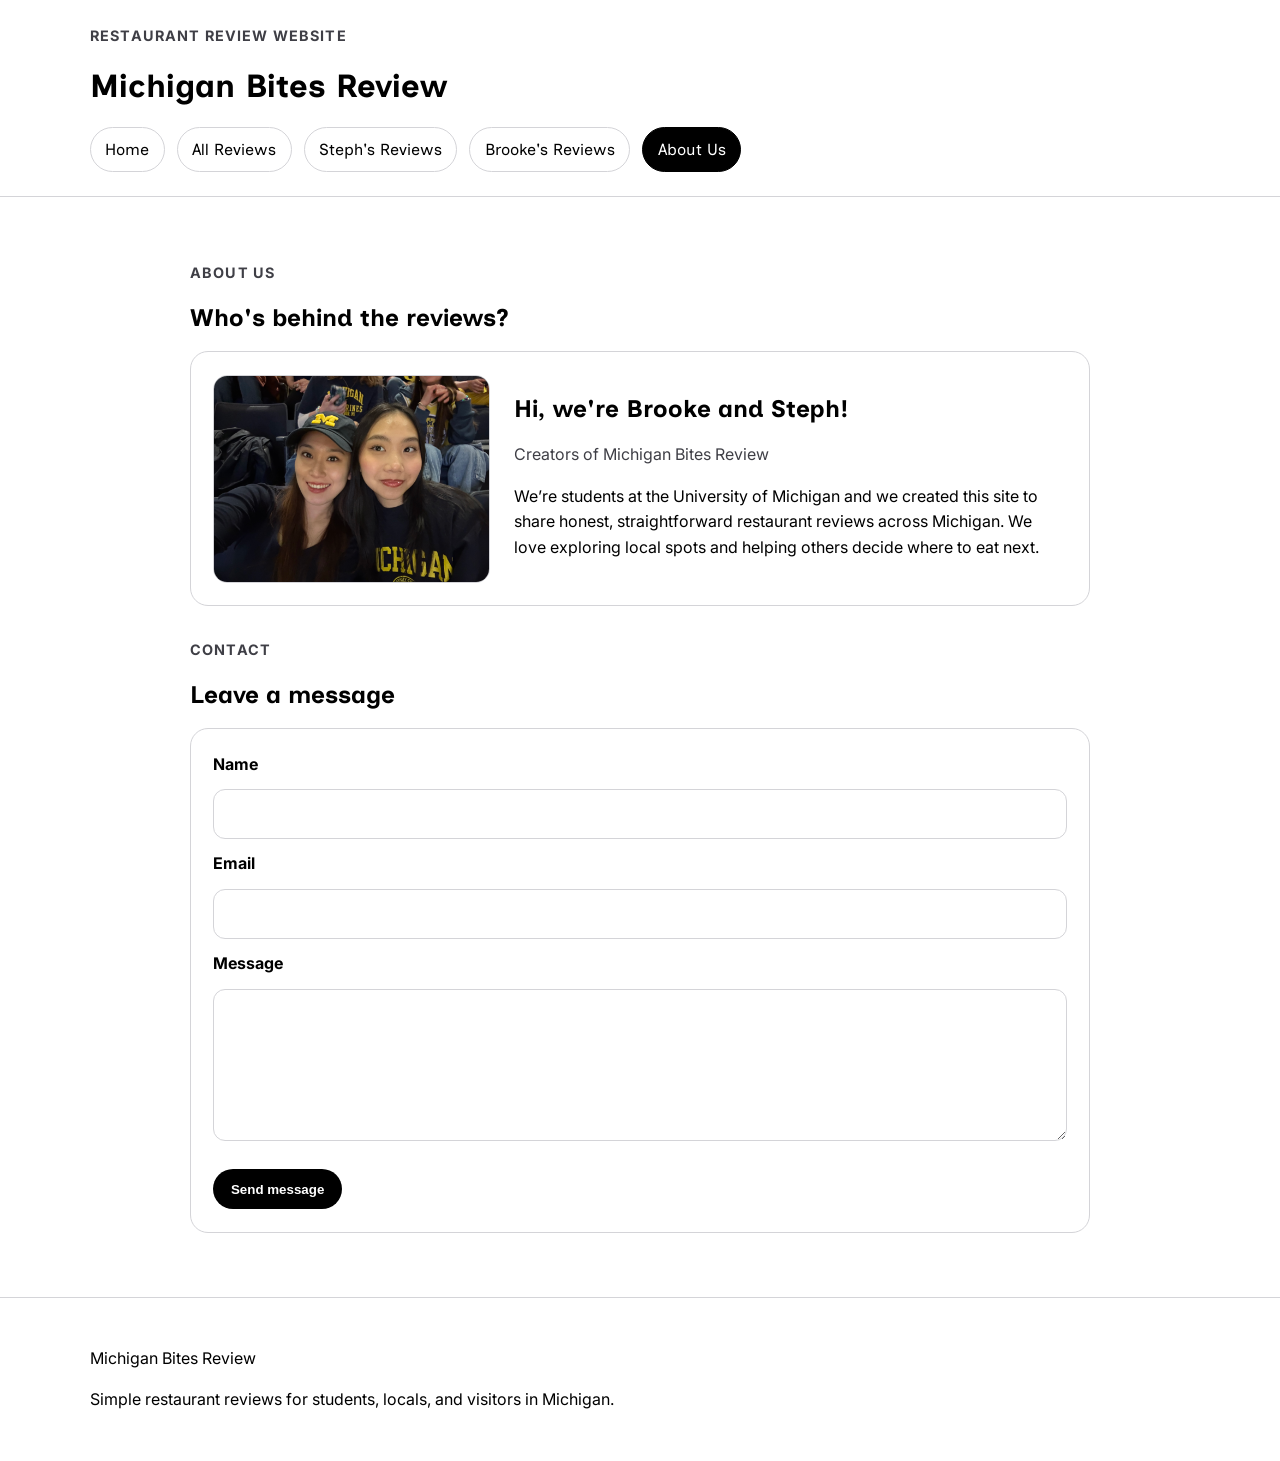
<file: about-us.html>
<!DOCTYPE html>
<html lang="en">
<head>
  <meta charset="UTF-8">
  <meta name="viewport" content="width=device-width, initial-scale=1.0">
  <title>About Us | Michigan Bites Review</title>
  <link rel="stylesheet" href="styles.css">
</head>
<body>
  <a class="skip-link" href="#main-content">Skip to main content</a>

  <header class="site-header">
    <div class="container">
      <div class="brand-block">
        <p class="eyebrow">Restaurant Review Website</p>
        <h1>Michigan Bites Review</h1>
      </div>

      <nav aria-label="Main navigation">
        <ul class="nav-list">
          <li><a href="index.html">Home</a></li>
          <li><a href="all-reviews.html">All Reviews</a></li>
          <li><a href="stephs-reviews.html">Steph's Reviews</a></li>
          <li><a href="brookes-reviews.html">Brooke's Reviews</a></li>
          <li><a href="about-us.html" aria-current="page">About Us</a></li>
        </ul>
      </nav>
    </div>
  </header>

  <main id="main-content" class="section">
    <div class="container detail-layout">
      <p class="section-label">About Us</p>
      <h2>Who's behind the reviews?</h2>
      <article class="detail-card">
        <div class="about-layout">
          <img class="about-photo" src="images/brooke.JPG" alt="Portrait photo of Brooke, creator of Michigan Bites Review.">
          <div class="detail-content">
            <h2>Hi, we're Brooke and Steph!</h2>
            <p class="meta">Creators of Michigan Bites Review</p>
            <p>
              We’re students at the University of Michigan and we created this site to share honest, straightforward restaurant reviews across Michigan. We love exploring local spots and helping others decide where to eat next.
            </p>
    
          </div>
        </div>
      </article>

      <section class="contact-section" aria-label="Leave a message">
        <p class="section-label">Contact</p>
        <h2>Leave a message</h2>

        <form class="contact-form" action="https://formspree.io/f/xlgajren" method="POST">
          <label for="contact-name"><strong>Name</strong></label>
          <input id="contact-name" name="name" type="text" autocomplete="name" required>

          <label for="contact-email"><strong>Email</strong></label>
          <input id="contact-email" name="email" type="email" autocomplete="email" required>

          <label for="contact-message"><strong>Message</strong></label>
          <textarea id="contact-message" name="message" rows="5" required></textarea>

          <button class="button-link" type="submit">Send message</button>
        </form>
      </section>
    </div>
  </main>

  <footer class="site-footer">
    <div class="container">
      <p>Michigan Bites Review</p>
      <p>Simple restaurant reviews for students, locals, and visitors in Michigan.</p>
    </div>
  </footer>
</body>
</html>
</file>
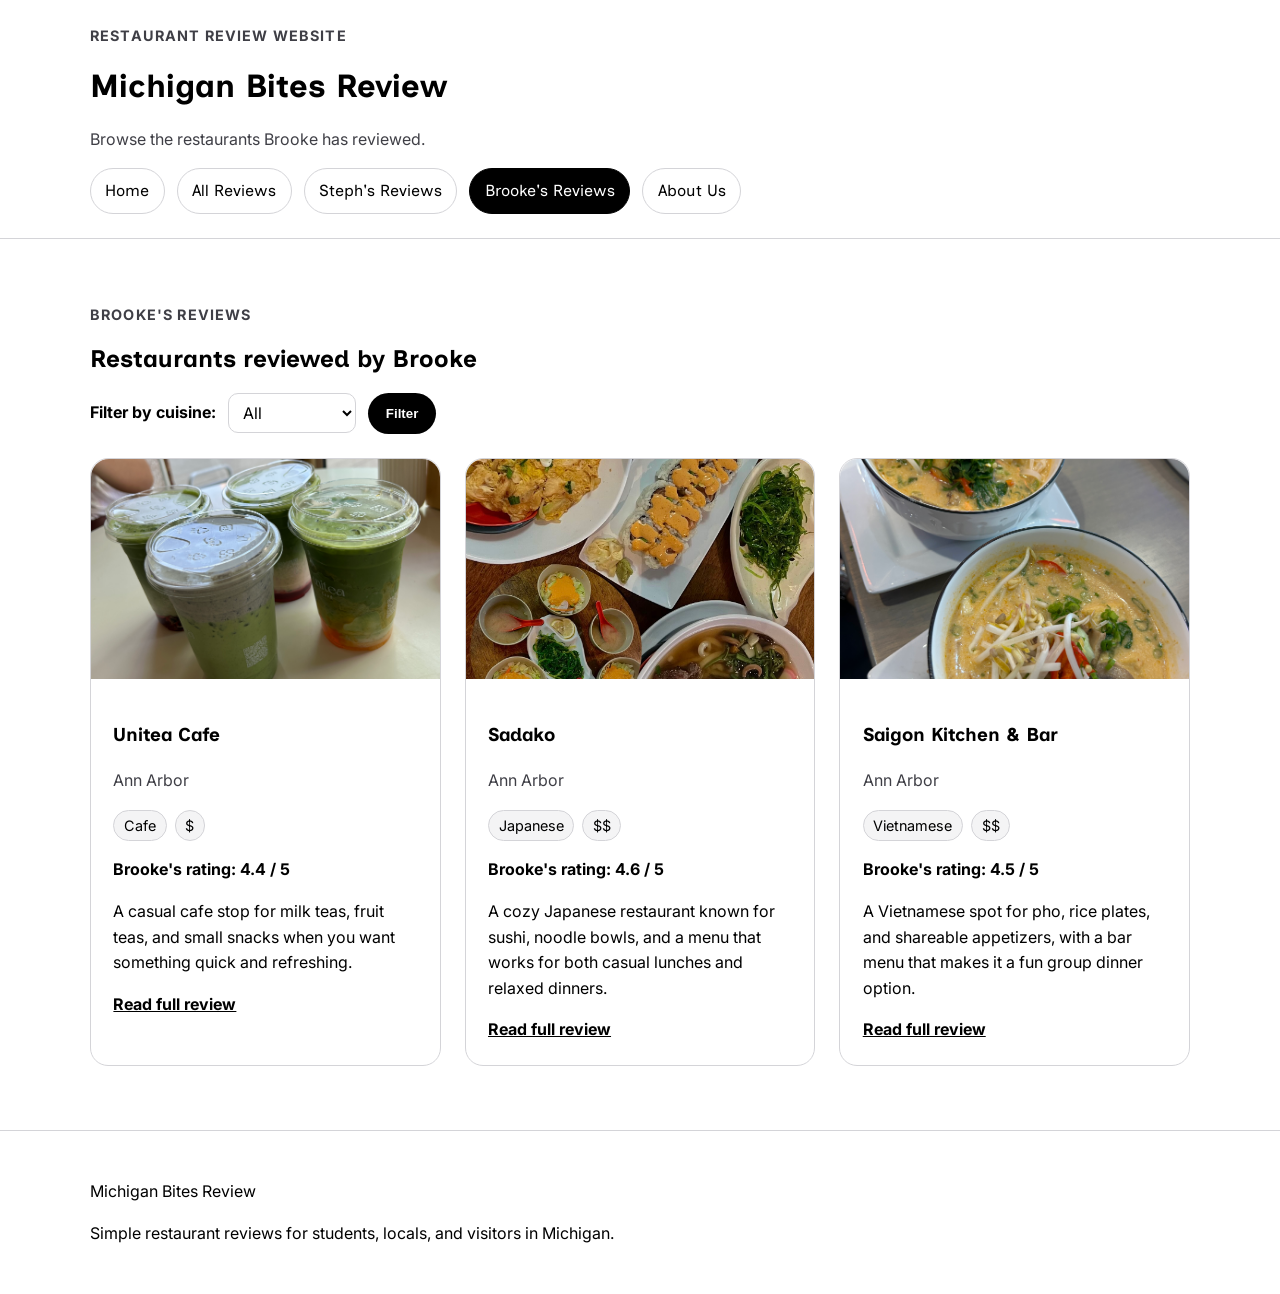
<file: brookes-reviews.html>
<!DOCTYPE html>
<html lang="en">
<head>
  <meta charset="UTF-8">
  <meta name="viewport" content="width=device-width, initial-scale=1.0">
  <title>Brooke's Reviews | Michigan Bites Review</title>
  <link rel="stylesheet" href="styles.css">
  <script src="filter.js" defer></script>
  <script src="review-modal.js" defer></script>
</head>
<body>
  <a class="skip-link" href="#main-content">Skip to main content</a>

  <header class="site-header">
    <div class="container">
      <div class="brand-block">
        <p class="eyebrow">Restaurant Review Website</p>
        <h1>Michigan Bites Review</h1>
        <p class="intro">
          Browse the restaurants Brooke has reviewed.
        </p>
      </div>

      <nav aria-label="Main navigation">
        <ul class="nav-list">
          <li><a href="index.html">Home</a></li>
          <li><a href="all-reviews.html">All Reviews</a></li>
          <li><a href="stephs-reviews.html">Steph's Reviews</a></li>
          <li><a href="brookes-reviews.html" aria-current="page">Brooke's Reviews</a></li>
          <li><a href="about-us.html">About Us</a></li>
        </ul>
      </nav>
    </div>
  </header>

  <main id="main-content" class="section">
    <div class="container">
      <p class="section-label">Brooke's Reviews</p>
      <h2>Restaurants reviewed by Brooke</h2>

      <div class="filter-bar" aria-label="Filter Brooke's reviews">
        <label for="cuisine-filter"><strong>Filter by cuisine:</strong></label>
        <select id="cuisine-filter">
          <option value="all">All</option>
          <option value="cafe">Cafe</option>
          <option value="japanese">Japanese</option>
          <option value="vietnamese">Vietnamese</option>
        </select>
        <button class="button-link" type="button" id="cuisine-filter-button">Filter</button>
      </div>

      <p class="no-results-message" id="no-results-message" hidden>
        There aren't any results shown. Please try again.
      </p>

      <div class="card-grid">
        <article class="review-card" data-cuisine="cafe">
          <img src="images/unitea.jpg" alt="Drink from Unitea Cafe.">
          <div class="card-content">
            <h3>Unitea Cafe</h3>
            <p class="meta">Ann Arbor</p>
            <div class="tag-row">
              <span class="tag">Cafe</span>
              <span class="tag">$</span>
            </div>
            <p class="rating">Brooke's rating: 4.4 / 5</p>
            <p>
              A casual cafe stop for milk teas, fruit teas, and small snacks when you
              want something quick and refreshing.
            </p>
            <a class="text-link" href="unitea-cafe.html">Read full review</a>
          </div>
        </article>

        <article class="review-card" data-cuisine="japanese">
          <img src="images/sadako.jpg" alt="Food from Sadako restaurant.">
          <div class="card-content">
            <h3>Sadako</h3>
            <p class="meta">Ann Arbor</p>
            <div class="tag-row">
              <span class="tag">Japanese</span>
              <span class="tag">$$</span>
            </div>
            <p class="rating">Brooke's rating: 4.6 / 5</p>
            <p>
              A cozy Japanese restaurant known for sushi, noodle bowls, and a menu
              that works for both casual lunches and relaxed dinners.
            </p>
            <a class="text-link" href="sadako.html">Read full review</a>
          </div>
        </article>

        <article class="review-card" data-cuisine="vietnamese">
          <img src="images/saigon.jpg" alt="Food from Saigon Kitchen &amp; Bar.">
          <div class="card-content">
            <h3>Saigon Kitchen &amp; Bar</h3>
            <p class="meta">Ann Arbor</p>
            <div class="tag-row">
              <span class="tag">Vietnamese</span>
              <span class="tag">$$</span>
            </div>
            <p class="rating">Brooke's rating: 4.5 / 5</p>
            <p>
              A Vietnamese spot for pho, rice plates, and shareable appetizers, with
              a bar menu that makes it a fun group dinner option.
            </p>
            <a class="text-link" href="saigon-kitchen-bar.html">Read full review</a>
          </div>
        </article>
      </div>
    </div>
  </main>

  <footer class="site-footer">
    <div class="container">
      <p>Michigan Bites Review</p>
      <p>Simple restaurant reviews for students, locals, and visitors in Michigan.</p>
    </div>
  </footer>
</body>
</html>
</file>
<file: styles.css>
@import url("https://fonts.googleapis.com/css2?family=Inclusive+Sans:wght@400;700&family=Inter:wght@400;600;700;800&display=swap");

:root {
  --text: #000000;
  --muted: #3f3f46;
  --card: #ffffff;
  --border: #d4d4d8;
  --soft-gray: #f4f4f5;
}

* {
  box-sizing: border-box;
}

body {
  margin: 0;
  font-family: "Inter", Arial, sans-serif;
  line-height: 1.6;
  color: var(--text);
  background: #ffffff;
}

img {
  display: block;
  max-width: 100%;
}

a {
  color: var(--text);
}

a:focus,
button:focus {
  outline: 3px solid #1f5eff;
  outline-offset: 3px;
}

.skip-link {
  position: absolute;
  left: -9999px;
  top: 0;
  background: #ffffff;
  color: #000000;
  padding: 0.75rem 1rem;
}

.skip-link:focus {
  left: 1rem;
  top: 1rem;
  z-index: 20;
}

.container {
  width: min(1100px, 92%);
  margin: 0 auto;
}

.site-header {
  border-bottom: 1px solid var(--border);
  background: #ffffff;
}

.brand-block {
  padding-top: 1.5rem;
}

.eyebrow,
.section-label {
  margin: 0;
  font-size: 0.9rem;
  letter-spacing: 0.08em;
  text-transform: uppercase;
  color: var(--muted);
  font-weight: bold;
}

.site-header h1,
.hero h2,
.section h2,
.review-card h3,
.popular-card h3,
.hero-card h3,
.detail-card h2,
nav {
  font-family: "Inclusive Sans", "Inter", Arial, sans-serif;
}

.site-header h1,
.hero h2,
.section h2 {
  line-height: 1.15;
}

.intro {
  max-width: 45rem;
  color: var(--muted);
}

.nav-list {
  list-style: none;
  display: flex;
  flex-wrap: wrap;
  gap: 0.75rem;
  margin: 1rem 0 0;
  padding: 0 0 1.5rem;
}

.nav-list a {
  display: inline-block;
  padding: 0.55rem 0.9rem;
  border: 1px solid var(--border);
  border-radius: 999px;
  background: #ffffff;
  text-decoration: none;
  color: var(--text);
}

.nav-list a[aria-current="page"] {
  background: #000000;
  color: #ffffff;
  border-color: #000000;
}

.hero,
.section {
  padding: 4rem 0;
}

.section-alt {
  background: var(--soft-gray);
}

.hero-grid {
  display: grid;
  grid-template-columns: 2fr 1fr;
  gap: 2rem;
  align-items: center;
}

.hero-card,
.popular-card,
.review-card,
.detail-card {
  background: var(--card);
  border: 1px solid var(--border);
  border-radius: 18px;
}

.hero-card {
  padding: 1.5rem;
}

.hero-card h3 {
  margin-top: 0;
  margin-bottom: 0.75rem;
}

.feature-list {
  margin: 0;
  padding-left: 1.25rem;
}

.button-link,
.text-link {
  font-weight: bold;
}

.button-link {
  display: inline-block;
  margin-top: 1rem;
  padding: 0.8rem 1.1rem;
  border-radius: 999px;
  background: #000000;
  color: #ffffff;
  text-decoration: none;
}

.card-grid,
.popular-grid {
  display: grid;
  gap: 1.5rem;
}

.card-grid {
  grid-template-columns: repeat(3, 1fr);
}

.review-card {
  opacity: 1;
  transition: opacity 260ms ease;
  will-change: opacity;
}

.review-card.is-hiding {
  opacity: 0;
}

@media (prefers-reduced-motion: reduce) {
  .review-card {
    transition: none;
  }
}

.popular-grid {
  grid-template-columns: repeat(3, 1fr);
}

.review-card img {
  width: 100%;
  height: 220px;
  object-fit: cover;
  border-radius: 18px 18px 0 0;
}

.card-content,
.popular-card,
.detail-content {
  padding: 1.4rem;
}

.popular-card a {
  color: inherit;
  text-decoration-thickness: 0.08em;
  text-underline-offset: 0.18em;
}

.popular-card a:hover {
  color: var(--muted);
}

.meta {
  color: var(--muted);
}

.tag-row {
  display: flex;
  flex-wrap: wrap;
  gap: 0.5rem;
  margin: 0.6rem 0 0.75rem;
}

.tag {
  display: inline-block;
  padding: 0.2rem 0.6rem;
  border: 1px solid var(--border);
  border-radius: 999px;
  background: var(--soft-gray);
  font-size: 0.9rem;
}

.rating {
  font-weight: bold;
  color: var(--text);
}

.modal-open {
  overflow: hidden;
}

.review-modal-overlay {
  position: fixed;
  inset: 0;
  z-index: 50;
  display: grid;
  place-items: center;
  padding: 1.5rem;
  background: rgba(48, 48, 54, 0.72);
}

.review-modal-overlay[hidden] {
  display: none;
}

.review-modal {
  position: relative;
  width: min(900px, 100%);
  max-height: 88vh;
  overflow: auto;
  border-radius: 18px;
  background: #ffffff;
  box-shadow: 0 24px 60px rgba(0, 0, 0, 0.28);
}

.modal-close {
  position: absolute;
  top: 0.8rem;
  right: 0.8rem;
  width: 2.5rem;
  height: 2.5rem;
  border: 1px solid var(--border);
  border-radius: 999px;
  background: #ffffff;
  color: #000000;
  cursor: pointer;
  font-size: 1.5rem;
  line-height: 1;
}

.modal-image {
  width: 100%;
  max-height: 320px;
  object-fit: cover;
}

.modal-body {
  padding: 1.5rem;
}

.map-section {
  margin-top: 1.5rem;
}

.map-frame {
  width: 100%;
  min-height: 300px;
  border: 1px solid var(--border);
  border-radius: 12px;
}

.filter-bar {
  display: flex;
  flex-wrap: wrap;
  gap: 0.75rem;
  align-items: center;
  margin: 1rem 0 1.5rem;
}

.filter-bar select {
  padding: 0.5rem 0.6rem;
  border-radius: 10px;
  border: 1px solid var(--border);
  background: #ffffff;
  font: inherit;
}

.filter-bar .button-link {
  margin-top: 0;
  border: 0;
  cursor: pointer;
}

.no-results-message {
  margin: 1rem 0 1.5rem;
  padding: 1rem;
  border: 1px solid var(--border);
  border-radius: 12px;
  background: var(--soft-gray);
  color: var(--muted);
  font-weight: 600;
}

.detail-layout {
  max-width: 900px;
}

.detail-card {
  overflow: hidden;
}

.detail-image {
  width: 100%;
  max-height: 360px;
  object-fit: cover;
}

.about-layout {
  display: grid;
  grid-template-columns: 1fr 2fr;
  gap: 1.5rem;
  padding: 1.4rem;
  align-items: start;
}

.about-photo {
  width: 100%;
  max-height: 360px;
  object-fit: cover;
  border-radius: 14px;
  border: 1px solid var(--border);
}

.about-layout .detail-content {
  padding: 0;
}

.contact-section {
  margin-top: 2rem;
}

.contact-form {
  background: var(--card);
  border: 1px solid var(--border);
  border-radius: 18px;
  padding: 1.4rem;
  display: grid;
  gap: 0.75rem;
}

.contact-form input,
.contact-form textarea {
  width: 100%;
  padding: 0.7rem 0.8rem;
  border-radius: 12px;
  border: 1px solid var(--border);
  background: #ffffff;
  font: inherit;
}

.contact-form textarea {
  resize: vertical;
}

.contact-form .button-link {
  border: 0;
  cursor: pointer;
  width: fit-content;
}

.site-footer {
  padding: 2rem 0;
  border-top: 1px solid var(--border);
  background: #ffffff;
}

@media (max-width: 900px) {
  .hero-grid,
  .card-grid,
  .popular-grid,
  .about-layout {
    grid-template-columns: 1fr;
  }
}

@media (max-width: 600px) {
  .hero,
  .section {
    padding: 3rem 0;
  }

  .nav-list {
    gap: 0.5rem;
  }

  .nav-list a {
    width: 100%;
    text-align: center;
  }

  .review-modal-overlay {
    padding: 0.75rem;
  }

  .review-modal {
    max-height: 92vh;
  }

  .modal-body {
    padding: 1.1rem;
  }

  .map-frame {
    min-height: 240px;
  }
}
</file>
